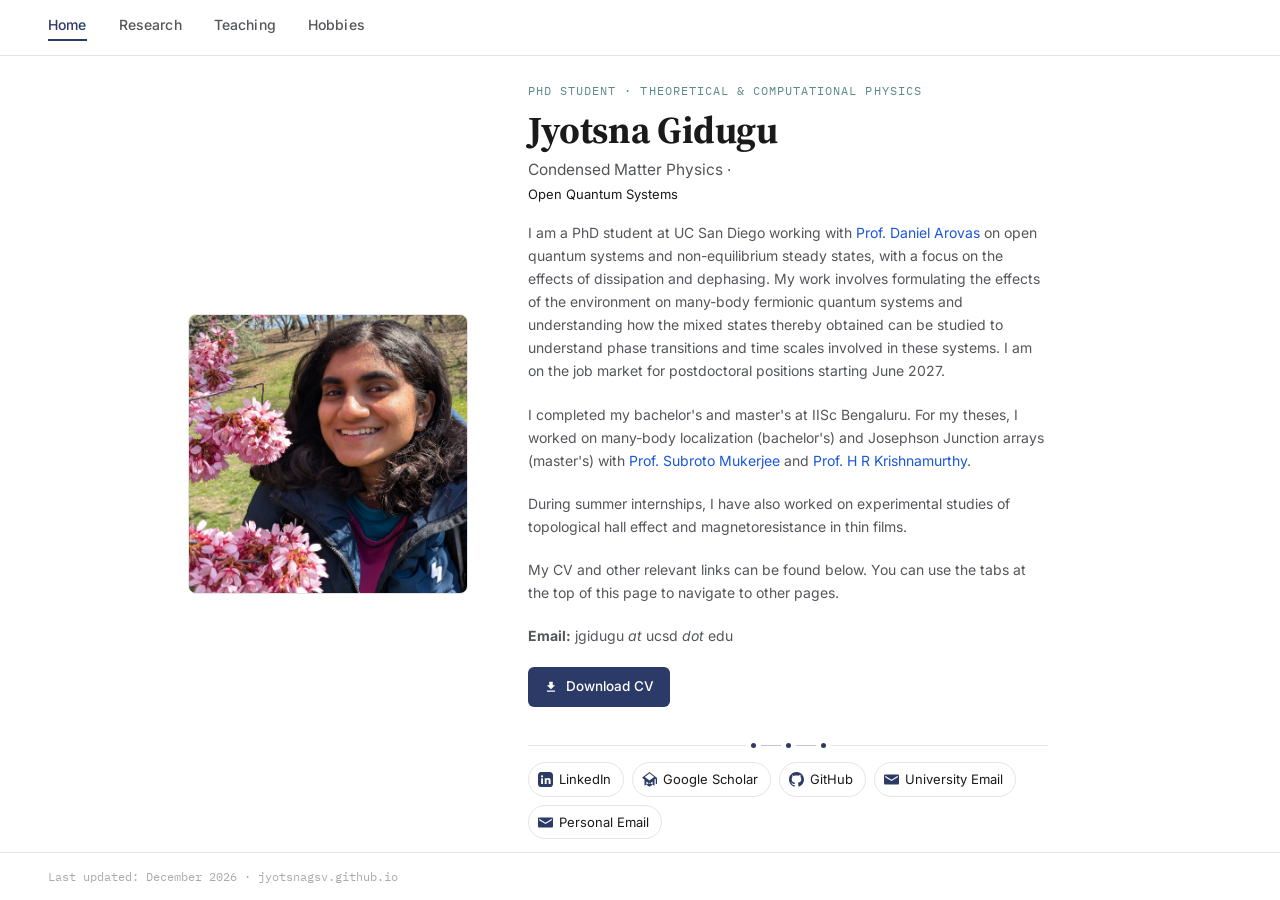
<file: index.html>
<!DOCTYPE html>
<html lang="en">
<head>
<meta charset="UTF-8">
<meta name="viewport" content="width=device-width, initial-scale=1.0">
<title>Jyotsna G </title>
<link rel="preconnect" href="https://fonts.googleapis.com">
<link href="https://fonts.googleapis.com/css2?family=Source+Serif+4:opsz,wght@8..60,400;8..60,600;8..60,700&family=Inter:wght@400;500;600&family=IBM+Plex+Mono:wght@400;500&display=swap" rel="stylesheet">
<link rel="stylesheet" href="style.css">
<style>
  :root{
    --bg:#ffffff;
    --ink:#1a1a1a;
    --ink-soft:#54565c;
    --line:#e4e4e4;
    --accent:#2b3a67;
    --accent-soft:#5b8a87;
    --tag:#f4f5f8;
    --nav-h:56px;
  }
  *{box-sizing:border-box; margin:0; padding:0;}
  html,body{height:100%;}
  body{
    background:var(--bg);
    color:var(--ink);
    font-family:'Inter', sans-serif;
    line-height:1.6;
    display:flex;
    flex-direction:column;
  }
  

  /* ---- NAV ---- */
  nav{
    height:var(--nav-h);
    border-bottom:1px solid var(--line);
    display:flex;
    align-items:center;
    justify-content:space-between;
    padding:0 48px;
    position:sticky;
    top:0;
    background:#fff;
    z-index:10;
    flex-shrink:0;
  }
  .nav-brand{
    font-family:'IBM Plex Mono', monospace;
    font-size:13px;
    letter-spacing:.05em;
    color:var(--ink);
    font-weight:500;
  }
  .nav-links{display:flex; gap:32px;}
  .nav-links a{
    font-size:14px;
    font-weight:500;
    color:var(--ink-soft);
    letter-spacing:.01em;
    transition:color .15s;
    padding-bottom:3px;
    border-bottom:2px solid transparent;
  }
  .nav-links a:hover,
  .nav-links a.active{
    color:var(--accent);
    border-bottom-color:var(--accent);
  }

  /* ---- HOME LAYOUT ---- */
  .home-wrap{
    flex:1;
    display:flex;
    align-items:center;
    justify-content:center;
    padding:0 48px;
    max-width:1000px;
    margin:0 auto;
    width:100%;
    gap:60px;
  }

  /* Photo */
  .photo-col{flex-shrink:0;}
  .photo-frame{
    width:280px;
    height:280px;
    border-radius:8px;
    background:var(--tag);
    border:1px solid var(--line);
    display:flex;
    align-items:center;
    justify-content:center;
    overflow:hidden;
  }
  .photo-frame img{width:100%;height:100%;object-fit:cover;display:block;}
  .photo-frame .placeholder{
    text-align:center;
    color:#9a9a9a;
    font-family:'IBM Plex Mono', monospace;
    font-size:10px;
    padding:10px;
    line-height:1.7;
  }

  /* Text column */
  .text-col{flex:1; min-width:0;}
  .eyebrow{
    font-family:'IBM Plex Mono', monospace;
    font-size:11.5px;
    letter-spacing:.09em;
    text-transform:uppercase;
    color:var(--accent-soft);
    margin-bottom:8px;
    margin-top:14px;   
  }
  h1{
    font-family:'Source Serif 4', serif;
    font-weight:700;
    font-size:38px;
    letter-spacing:-0.01em;
    line-height:1.15;
    margin-bottom:6px;
  }
  .role{
    font-size:15.5px;
    color:var(--ink-soft);
    margin-bottom:16px;
    line-height:1.5;
  }
  .role span{color:var(--accent);}

  /* Bio */
  .bio{
    font-size:14px;
    color:var(--ink-soft);
    line-height:1.65;
    margin-bottom:20px;
    max-width:520px;
  }

  /* CV button */
  .btn{
    display:inline-flex;
    align-items:center;
    gap:8px;
    background:var(--accent);
    color:#fff;
    padding:9px 16px;
    border-radius:6px;
    font-size:13.5px;
    font-weight:500;
    margin-bottom:22px;
    white-space:nowrap;
    transition:background .15s;
  }
  .btn:hover{background:var(--accent-soft);color:#fff;}
  .btn svg{width:14px;height:14px;fill:#fff;}

  /* Pills */
  .links{display:flex;flex-wrap:wrap;gap:8px;}
  .link-pill{
    display:inline-flex;
    align-items:center;
    gap:6px;
    padding:6px 12px 6px 9px;
    border:1px solid var(--line);
    border-radius:20px;
    font-size:13px;
    color:var(--ink);
    background:#fff;
    transition:border-color .15s,background .15s;
  }
  .link-pill svg{width:15px;height:15px;flex-shrink:0;fill:var(--accent);}
  .link-pill:hover{border-color:var(--accent-soft);background:var(--tag);color:var(--ink);}

  /* Lattice divider — used as subtle HR between pill groups */
  .lattice-mini{
    display:flex;
    align-items:center;
    gap:0;
    margin:14px 0 14px;
    user-select:none;
    max-width:520px;
  }
  .lattice-mini .seg{flex:1;height:1px;background:var(--line);}
  .lattice-mini .site{width:5px;height:5px;border-radius:50%;background:var(--accent);margin:0 5px;flex-shrink:0;}
  .lattice-mini .bond{width:20px;height:1px;background:var(--accent);opacity:.3;}

  footer{
    border-top:1px solid var(--line);
    padding:14px 48px;
    font-size:12px;
    color:#aaa;
    font-family:'IBM Plex Mono',monospace;
    flex-shrink:0;
  }

  @media(max-width:700px){
    nav{padding:0 20px;}
    .home-wrap{flex-direction:column;padding:30px 20px;gap:28px;align-items:flex-start;}
    .photo-frame{width:160px;height:160px;}
    h1{font-size:28px;}
    footer{padding:14px 20px;}
  }
</style>
</head>
<body>

<div id="nav-placeholder"></div>
<script>
  fetch('nav.html')
    .then(res => res.text())
    .then(html => {
      document.getElementById('nav-placeholder').innerHTML = html;
      const current = location.pathname.split('/').pop() || 'index.html';
      document.querySelectorAll('.nav-links a').forEach(a => {
        if (a.getAttribute('href') === current) a.classList.add('active');
      });
    });
</script>

<div class="home-wrap">

  <!-- LEFT: Photo -->
  <div class="photo-col">
    <div class="photo-frame">
      <!-- Replace with: <img src="photo.jpg" alt="Your Name"> -->
      <img src="photo.jpg" alt="Jyotsna Gidugu">
    </div>
  </div>

  <!-- RIGHT: Text -->
  <div class="text-col">
    <p class="eyebrow">PhD Student · Theoretical &amp; Computational Physics</p>
    <h1>Jyotsna Gidugu</h1>
    <p class="role">Condensed Matter Physics ·<br>
      <span style="color:#1a1a1a; font-size:13px;"> Open Quantum Systems </span>
    </p>

    <p class="bio">
      I am a PhD student at UC San Diego working with <a href="https://profiles.ucsd.edu/daniel.arovas" target="_blank" rel="noopener">Prof. Daniel Arovas</a> on open quantum systems and non-equilibrium steady states,
      with a focus on the effects of dissipation and dephasing.
      My work involves formulating the effects of the environment on many-body fermionic quantum systems and understanding how the mixed states thereby obtained can be studied
      to understand phase transitions and time scales involved in these systems.
      I am on the job market for postdoctoral positions starting June 2027.
    </p>

    <p class="bio">
      I completed my bachelor's and master's at IISc Bengaluru. For my theses, I worked on many-body localization (bachelor's) and Josephson Junction arrays (master's) with <a href="https://physics.iisc.ac.in/~smukerjee/" target="_blank" rel="noopener">Prof. Subroto Mukerjee</a> and <a href="https://physics.iisc.ac.in/~hrkrish/" target="_blank" rel="noopener">Prof. H R Krishnamurthy</a>. 
    </p>

    <p class="bio">
      During summer internships, I have also worked on experimental studies of topological hall effect and magnetoresistance in thin films. 
    </p>

    <p class="bio">
      My CV and other relevant links can be found below. You can use the tabs at the top of this page to navigate to other pages.
    </p>

     <p class="bio">
      <strong>Email:</strong> jgidugu <em>at</em> ucsd <em>dot</em> edu
    </p>

    <a class="btn" href="cv_jyotsna_gidugu.pdf" target="_blank" rel="noopener">
      <svg viewBox="0 0 24 24"><path d="M19 9h-4v-6h-6v6h-4l7 7 7-7zm-14 9v2h14v-2h-14z"/></svg>
      Download CV
    </a>

    <div class="lattice-mini">
      <span class="seg"></span>
      <span class="site"></span><span class="bond"></span>
      <span class="site"></span><span class="bond"></span>
      <span class="site"></span>
      <span class="seg"></span>
    </div>

    <div class="links">
      <a class="link-pill" href="https://www.linkedin.com/in/jyotsna-gidugu" target="_blank" rel="noopener">
        <svg viewBox="0 0 24 24"><path d="M19 0h-14c-2.76 0-5 2.24-5 5v14c0 2.76 2.24 5 5 5h14c2.76 0 5-2.24 5-5v-14c0-2.76-2.24-5-5-5zm-11 19h-3v-9h3v9zm-1.5-10.28c-.97 0-1.75-.79-1.75-1.76s.78-1.75 1.75-1.75 1.75.78 1.75 1.75-.78 1.76-1.75 1.76zm13.5 10.28h-3v-4.5c0-1.07-.02-2.45-1.5-2.45-1.5 0-1.73 1.17-1.73 2.38v4.57h-3v-9h2.88v1.23h.04c.4-.76 1.38-1.56 2.84-1.56 3.04 0 3.6 2 3.6 4.59v4.74z"/></svg>
        LinkedIn
      </a>
      <a class="link-pill" href="https://scholar.google.com/citations?user=XAgdUK8AAAAJ" target="_blank" rel="noopener">
        <svg viewBox="0 0 24 24"><path d="M12 0l-12 9 4 3.1v9.9l8-4.8 8 4.8v-9.9l2-1.6v8.5h2v-9.6l-12-9.4zm0 13.5l-7.5-5.7 7.5-5.7 7.5 5.7-7.5 5.7zm-5 1.5l5 3.8 5-3.8v5.5l-5 3-5-3v-5.5z"/></svg>
        Google Scholar
      </a>
      <a class="link-pill" href="https://github.com/jyotsnagsv" target="_blank" rel="noopener">
        <svg viewBox="0 0 24 24"><path d="M12 0c-6.63 0-12 5.37-12 12 0 5.3 3.44 9.8 8.21 11.39.6.11.82-.26.82-.58 0-.29-.01-1.04-.02-2.04-3.34.73-4.04-1.61-4.04-1.61-.55-1.39-1.34-1.76-1.34-1.76-1.09-.75.08-.73.08-.73 1.21.08 1.84 1.24 1.84 1.24 1.07 1.84 2.81 1.3 3.49.99.11-.78.42-1.31.76-1.61-2.67-.3-5.47-1.34-5.47-5.93 0-1.31.47-2.38 1.24-3.22-.12-.31-.54-1.52.12-3.18 0 0 1.01-.32 3.3 1.23.96-.27 1.98-.4 3-.41 1.02.01 2.04.14 3 .41 2.29-1.55 3.3-1.23 3.3-1.23.66 1.66.24 2.87.12 3.18.77.84 1.24 1.91 1.24 3.22 0 4.61-2.81 5.63-5.49 5.92.43.37.81 1.1.81 2.22 0 1.6-.01 2.89-.01 3.29 0 .32.22.69.83.58 4.76-1.6 8.2-6.1 8.2-11.39 0-6.63-5.37-12-12-12z"/></svg>
        GitHub
      </a>
      <a class="link-pill" href="mailto:jgidugu@ucsd.edu">
        <svg viewBox="0 0 24 24"><path d="M22 4h-20c-1.1 0-2 .9-2 2v12c0 1.1.9 2 2 2h20c1.1 0 2-.9 2-2v-12c0-1.1-.9-2-2-2zm0 4.236l-10 6.25-10-6.25v-2.236l10 6.25 10-6.25v2.236z"/></svg>
        University Email
      </a>
      <a class="link-pill" href="mailto:jyotsnagsv@gmail.com">
        <svg viewBox="0 0 24 24"><path d="M22 4h-20c-1.1 0-2 .9-2 2v12c0 1.1.9 2 2 2h20c1.1 0 2-.9 2-2v-12c0-1.1-.9-2-2-2zm0 4.236l-10 6.25-10-6.25v-2.236l10 6.25 10-6.25v2.236z"/></svg>
        Personal Email
      </a>
    </div>
  </div>

</div>

<footer>Last updated: <span id="last-updated"></span> · jyotsnagsv.github.io</footer>
<script>
  document.getElementById('last-updated').textContent =
    new Date(document.lastModified).toLocaleDateString('en-US', { year: 'numeric', month: 'long' });
</script>

</body>
</html>
</file>
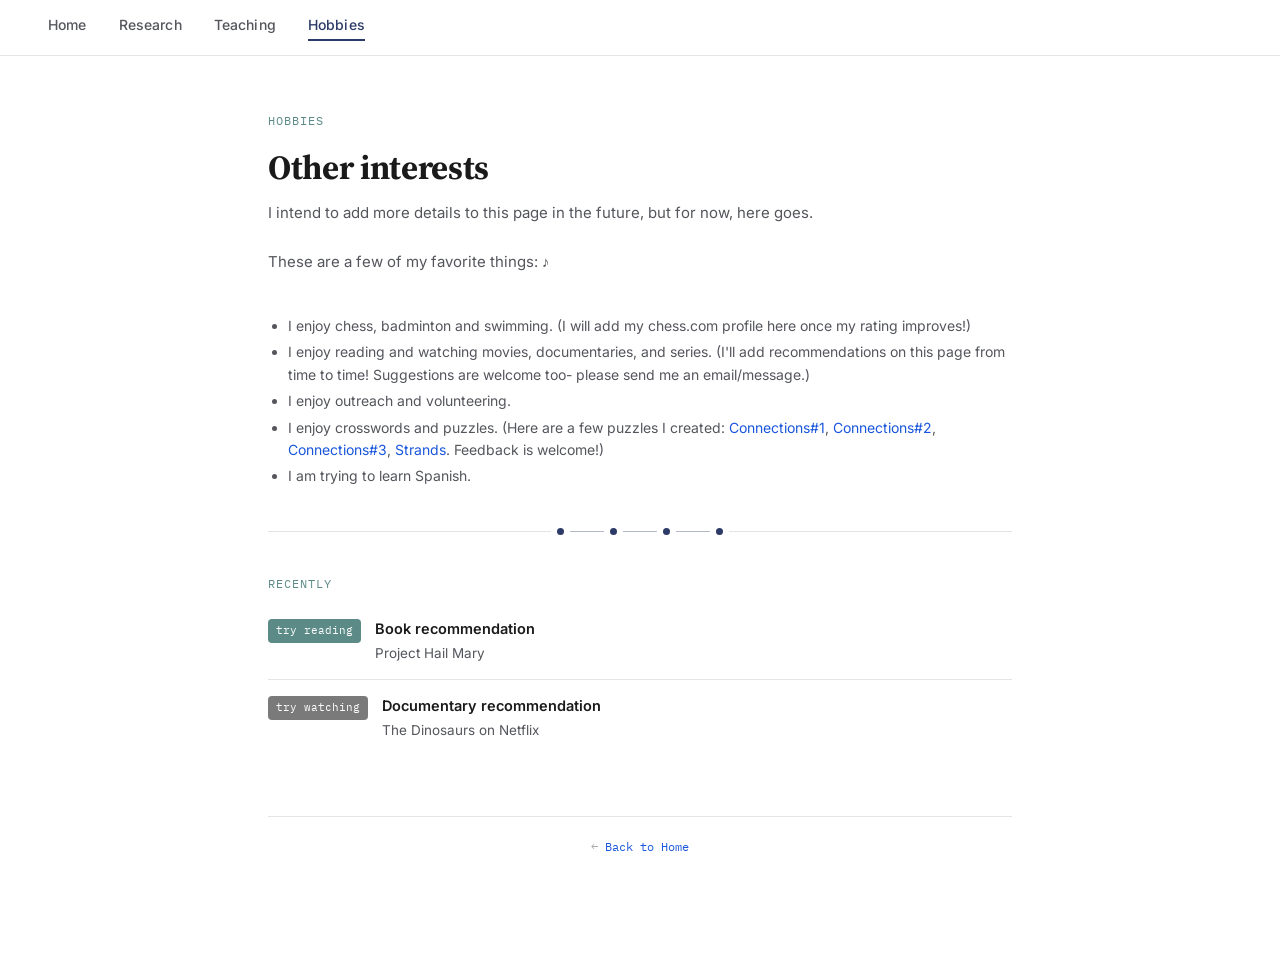
<file: hobbies.html>
<!DOCTYPE html>
<html lang="en">
<head>
<meta charset="UTF-8">
<meta name="viewport" content="width=device-width, initial-scale=1.0">
<title>Hobbies</title>
<link rel="preconnect" href="https://fonts.googleapis.com">
<link href="https://fonts.googleapis.com/css2?family=Source+Serif+4:opsz,wght@8..60,400;8..60,600;8..60,700&family=Inter:wght@400;500;600&family=IBM+Plex+Mono:wght@400;500&display=swap" rel="stylesheet">
<link rel="stylesheet" href="style.css">
<style>
  :root{
    --bg:#ffffff; --ink:#1a1a1a; --ink-soft:#54565c;
    --line:#e4e4e4; --accent:#2b3a67; --accent-soft:#5b8a87; --tag:#f4f5f8;
    --nav-h:56px;
  }
  *{box-sizing:border-box;margin:0;padding:0;}
  body{background:var(--bg);color:var(--ink);font-family:'Inter',sans-serif;line-height:1.6;}


  nav{height:var(--nav-h);border-bottom:1px solid var(--line);display:flex;align-items:center;
    justify-content:space-between;padding:0 48px;position:sticky;top:0;background:#fff;z-index:10;}
  .nav-brand{font-family:'IBM Plex Mono',monospace;font-size:13px;letter-spacing:.05em;color:var(--ink);font-weight:500;}
  .nav-links{display:flex;gap:32px;}
  .nav-links a{font-size:14px;font-weight:500;color:var(--ink-soft);letter-spacing:.01em;
    padding-bottom:3px;border-bottom:2px solid transparent;transition:color .15s;}
  .nav-links a:hover,.nav-links a.active{color:var(--accent);border-bottom-color:var(--accent);}

  .wrap{max-width:800px;margin:0 auto;padding:56px 28px 100px;}

  .page-eyebrow{font-family:'IBM Plex Mono',monospace;font-size:11.5px;letter-spacing:.09em;
    text-transform:uppercase;color:var(--accent-soft);margin-bottom:10px;}
  h1{font-family:'Source Serif 4',serif;font-weight:700;font-size:34px;letter-spacing:-0.01em;margin-bottom:6px;}
  .page-intro{color:var(--ink-soft);font-size:15px;margin-bottom:40px;max-width:580px;line-height:1.65;}

  .lattice{display:flex;align-items:center;margin:40px 0;user-select:none;}
  .lattice .seg{flex:1;height:1px;background:var(--line);}
  .lattice .site{width:7px;height:7px;border-radius:50%;background:var(--accent);margin:0 6px;flex-shrink:0;}
  .lattice .bond{width:34px;height:1px;background:var(--accent);opacity:.35;}

  /* Hobby grid */
  .hobby-grid{display:grid;grid-template-columns:repeat(auto-fill,minmax(220px,1fr));gap:16px;margin-bottom:16px;}
  .hobby-card{
    border:1px solid var(--line);border-radius:8px;padding:20px 18px;
    background:#fff;transition:border-color .15s,background .15s;
  }
  .hobby-card:hover{border-color:var(--accent-soft);background:var(--tag);}
  .hobby-icon{font-size:26px;margin-bottom:10px;line-height:1;}
  .hobby-card h3{font-size:15px;font-weight:600;color:var(--ink);margin-bottom:5px;}
  .hobby-card p{font-size:13.5px;color:var(--ink-soft);margin:0;line-height:1.55;}

  /* Currently reading / watching */
  .shelf{margin-top:8px;}
  .shelf-item{
    display:flex;gap:14px;align-items:flex-start;
    border-bottom:1px solid var(--line);padding:14px 0;
  }
  .shelf-item:last-child{border-bottom:none;}
  .shelf-badge{
    font-family:'IBM Plex Mono',monospace;font-size:11px;color:#fff;
    background:var(--accent);padding:3px 8px;border-radius:4px;flex-shrink:0;margin-top:2px;
    white-space:nowrap;
  }
  .shelf-badge.reading{background:var(--accent-soft);}
  .shelf-item h4{font-size:14.5px;font-weight:600;color:var(--ink);margin-bottom:3px;}
  .shelf-item p{font-size:13.5px;color:var(--ink-soft);margin:0;}

  footer{margin-top:60px;padding-top:20px;border-top:1px solid var(--line);
    font-size:12px;color:#aaa;text-align:center;font-family:'IBM Plex Mono',monospace;}

  @media(max-width:600px){nav{padding:0 18px;}.nav-brand{display:none;}
    .wrap{padding:36px 18px 70px;}h1{font-size:26px;}}
</style>
</head>
<body>

<div id="nav-placeholder"></div>
<script>
  fetch('nav.html')
    .then(res => res.text())
    .then(html => {
      document.getElementById('nav-placeholder').innerHTML = html;
      const current = location.pathname.split('/').pop() || 'index.html';
      document.querySelectorAll('.nav-links a').forEach(a => {
        if (a.getAttribute('href') === current) a.classList.add('active');
      });
    });
</script>

<div class="wrap">
  <p class="page-eyebrow">Hobbies</p>
  <h1>Other interests</h1>
  <p class="page-intro">
    I intend to add more details to this page in the future, but for now, here goes.
    <br><br>
    These are a few of my favorite things: &#9834;
     <ul>
        <li>I enjoy chess, badminton and swimming. (I will add my chess.com profile here once my rating improves!) </li>
        <li>I enjoy reading and watching movies, documentaries, and series.  (I'll add recommendations on this page from time to time! Suggestions are welcome too- please send me an email/message.)</li>
        <li>I enjoy outreach and volunteering. </li>
        <li>I enjoy crosswords and puzzles. (Here are a few puzzles I created: <a href="https://connections.swellgarfo.com/game/-OA4XK5uA7-3u2wQhucq" target="_blank" rel="noopener">Connections#1</a>, <a href="https://connections.swellgarfo.com/game/-OEWAv1EGh3f1pwHDRqt" target="_blank" rel="noopener">Connections#2</a>, <a href="https://connections.swellgarfo.com/game/-OT5b678F5v8iUVvq1sK" target="_blank" rel="noopener">Connections#3</a>, <a href="https://customstrandsnyt.com/profile/jyotsnagsv27873/" target="_blank" rel="noopener">Strands</a>. Feedback is welcome!)</li>
        <li>I am trying to learn Spanish. </li>        
      </ul>
  </p>

  <!-- Hobby cards -->
   <!--
  <div class="hobby-grid">
    <div class="hobby-card">
      <div class="hobby-icon">🥾</div>
      <h3>Hiking</h3>
      <p>Favourite trails, national parks visited, or anything specific you enjoy about being outdoors.</p>
    </div>
    <div class="hobby-card">
      <div class="hobby-icon">♟️</div>
      <h3>Chess</h3>
      <p>Online handle, rough rating, or anything specific — tournaments, endgame studies, favourite opening.</p>
    </div>
    <div class="hobby-card">
      <div class="hobby-icon">📷</div>
      <h3>Photography</h3>
      <p>Landscape, street, astrophotography — whatever you shoot. Link a gallery if you have one.</p>
    </div>
    <div class="hobby-card">
      <div class="hobby-icon">🍳</div>
      <h3>Cooking</h3>
      <p>Favourite cuisine, a dish you've mastered, or a recipe obsession.</p>
    </div>
    <div class="hobby-card">
      <div class="hobby-icon">🏃</div>
      <h3>Running</h3>
      <p>Weekly mileage, a race you've run, or a long-term goal.</p>
    </div>
    <div class="hobby-card">
      <div class="hobby-icon">🎵</div>
      <h3>Music</h3>
      <p>Instrument, genres, concerts — whatever fits your actual relationship with music.</p>
    </div>
  </div>
  -->
  <div class="lattice">
    <span class="seg"></span><span class="site"></span><span class="bond"></span>
    <span class="site"></span><span class="bond"></span><span class="site"></span>
    <span class="bond"></span><span class="site"></span><span class="seg"></span>
  </div>

  <!-- Currently reading shelf -->
  <p class="page-eyebrow" style="margin-top:0;">Recently</p>

  <div class="shelf">
    <div class="shelf-item">
      <span class="shelf-badge reading">try reading</span>
      <div>
        <h4>Book recommendation</h4>
        <p>Project Hail Mary</p>
      </div>
    </div>
    
    <div class="shelf-item">
      <span class="shelf-badge" style="background:#7a7a7a;">try watching</span>
      <div>
        <h4>Documentary recommendation</h4>
        <p>The Dinosaurs on Netflix</p>
      </div>
    </div>
    
  </div>

  <footer>← <a href="index.html">Back to Home</a></footer>
</div>

</body>
</html>
</file>
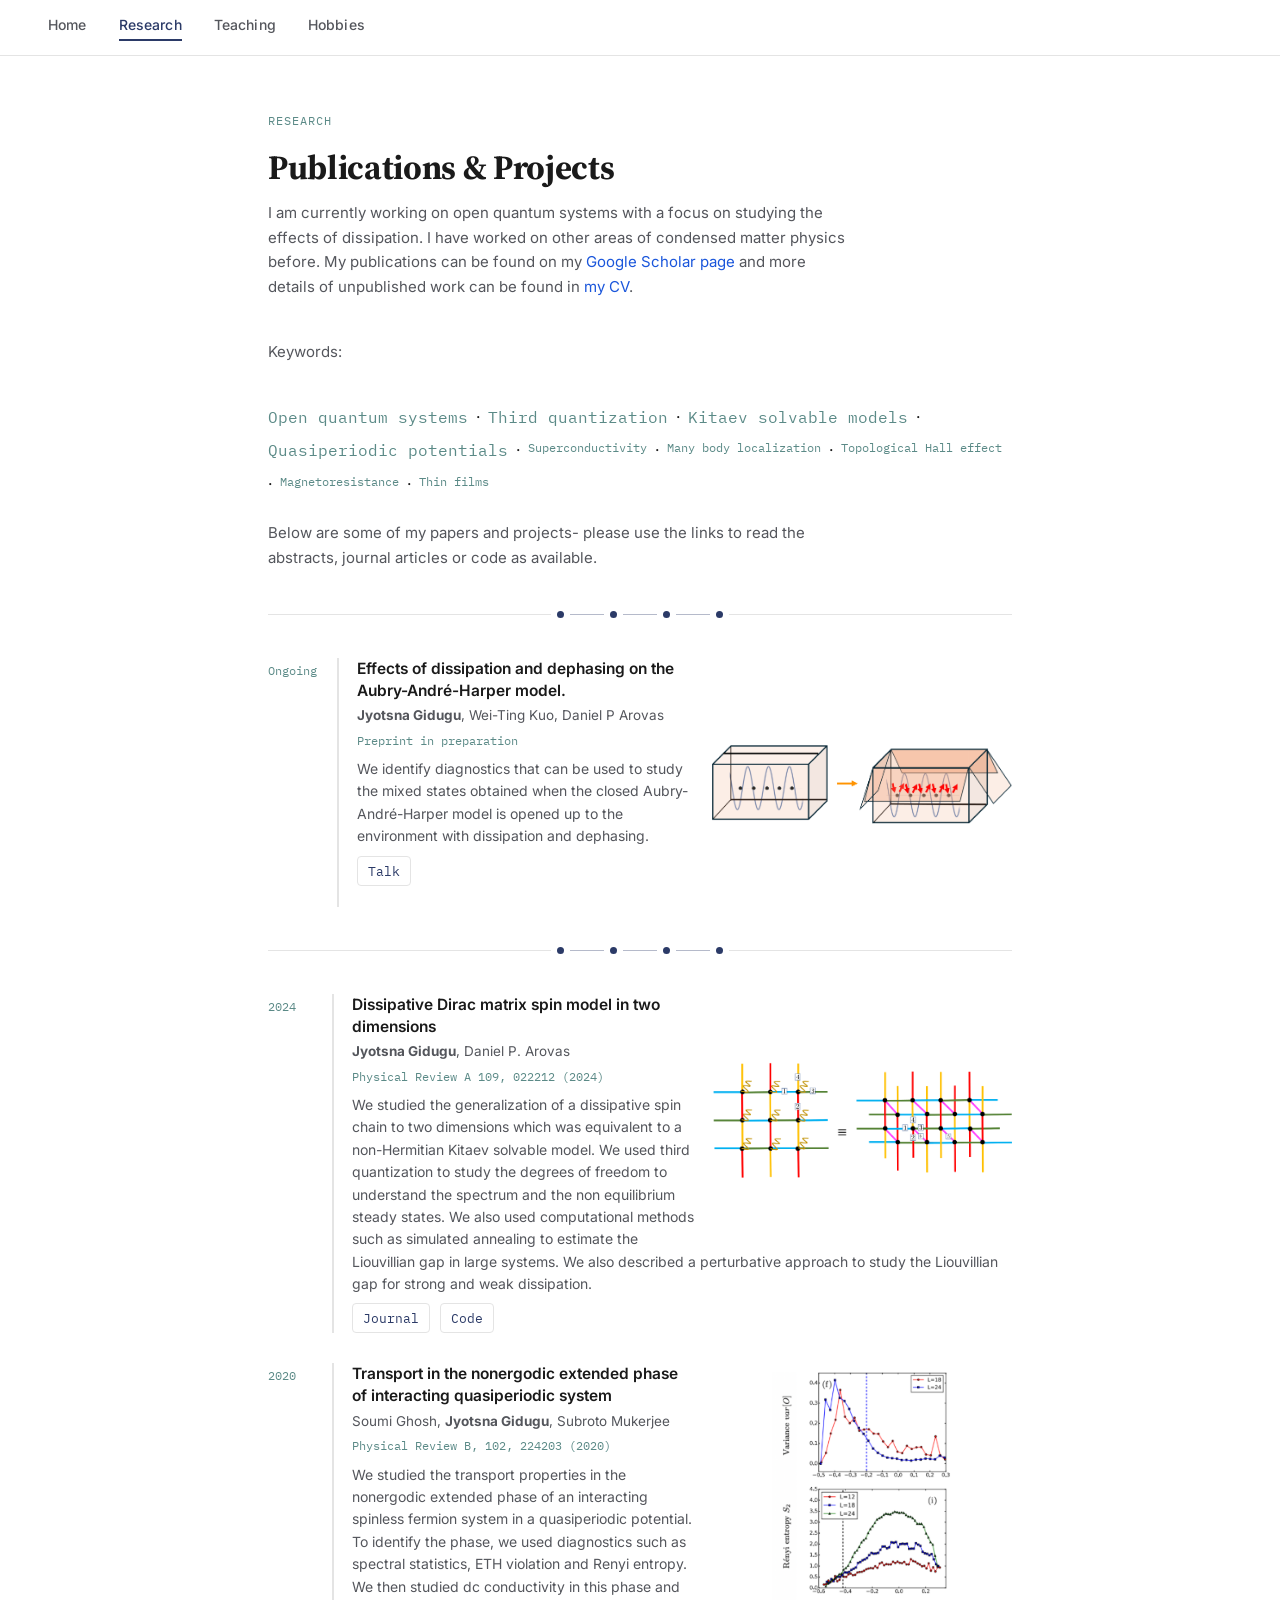
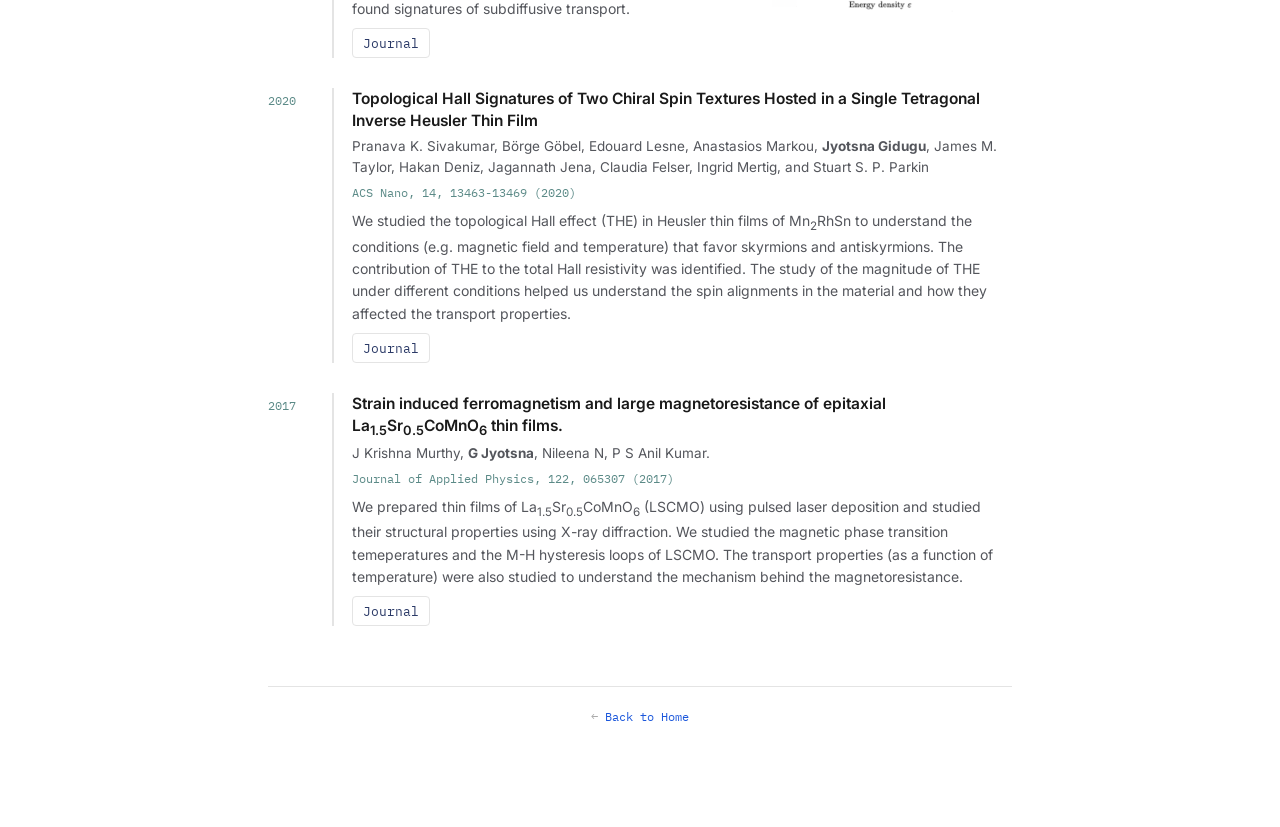
<file: research.html>
<!DOCTYPE html>
<html lang="en">
<head>
<meta charset="UTF-8">
<meta name="viewport" content="width=device-width, initial-scale=1.0">
<title>Research </title>
<link rel="preconnect" href="https://fonts.googleapis.com">
<link href="https://fonts.googleapis.com/css2?family=Source+Serif+4:opsz,wght@8..60,400;8..60,600;8..60,700&family=Inter:wght@400;500;600&family=IBM+Plex+Mono:wght@400;500&display=swap" rel="stylesheet">
<link rel="stylesheet" href="style.css">
<style>
  :root{
    --bg:#ffffff; --ink:#1a1a1a; --ink-soft:#54565c;
    --line:#e4e4e4; --accent:#2b3a67; --accent-soft:#5b8a87; --tag:#f4f5f8;
    --nav-h:56px;
  }
  *{box-sizing:border-box;margin:0;padding:0;}
  body{background:var(--bg);color:var(--ink);font-family:'Inter',sans-serif;line-height:1.6;}
 

  nav{height:var(--nav-h);border-bottom:1px solid var(--line);display:flex;align-items:center;
    justify-content:space-between;padding:0 48px;position:sticky;top:0;background:#fff;z-index:10;}
  .nav-brand{font-family:'IBM Plex Mono',monospace;font-size:13px;letter-spacing:.05em;color:var(--ink);font-weight:500;}
  .nav-links{display:flex;gap:32px;}
  .nav-links a{font-size:14px;font-weight:500;color:var(--ink-soft);letter-spacing:.01em;
    padding-bottom:3px;border-bottom:2px solid transparent;transition:color .15s;}
  .nav-links a:hover,.nav-links a.active{color:var(--accent);border-bottom-color:var(--accent);}

  .wrap{max-width:800px;margin:0 auto;padding:56px 28px 100px;}

  .page-eyebrow{font-family:'IBM Plex Mono',monospace;font-size:11.5px;letter-spacing:.09em;
    text-transform:uppercase;color:var(--accent-soft);margin-bottom:10px;}
  h1{font-family:'Source Serif 4',serif;font-weight:700;font-size:34px;letter-spacing:-0.01em;margin-bottom:6px;}
  .page-intro{color:var(--ink-soft);font-size:15px;margin-bottom:40px;max-width:580px;line-height:1.65;}

  .lattice{display:flex;align-items:center;margin:40px 0;user-select:none;}
  .lattice .seg{flex:1;height:1px;background:var(--line);}
  .lattice .site{width:7px;height:7px;border-radius:50%;background:var(--accent);margin:0 6px;flex-shrink:0;}
  .lattice .bond{width:34px;height:1px;background:var(--accent);opacity:.35;}

  /* Publication / project cards */
  .pub{display:flex;gap:20px;margin-bottom:30px;align-items:flex-start;}
  .pub-year{
    font-family:'IBM Plex Mono',monospace;font-size:12px;color:var(--accent-soft);
    min-width:44px;padding-top:3px;flex-shrink:0;
  }
  .pub-body{flex:1;border-left:2px solid var(--line);padding-left:18px;}
  .pub-body h3{font-weight:600;font-size:15.5px;color:var(--ink);margin-bottom:4px;line-height:1.4;}
  .pub-body .authors{font-size:13.5px;color:var(--ink-soft);margin-bottom:4px;}
  .pub-body .venue{font-family:'IBM Plex Mono',monospace;font-size:12px;color:var(--accent-soft);margin-bottom:8px;}
  .pub-body p{font-size:14px;color:var(--ink-soft);margin-bottom:8px;}
  .pub-links{display:flex;gap:10px;flex-wrap:wrap;}
  .pub-link{font-size:12.5px;font-family:'IBM Plex Mono',monospace;padding:4px 10px;
    border:1px solid var(--line);border-radius:4px;color:var(--accent);
    transition:background .15s,border-color .15s;}
  .pub-link:hover{background:var(--tag);border-color:var(--accent-soft);}

  /* Publication images */
  .pub-img{
  width:300px;
  height:245px;
  flex-shrink:0;
  border-radius:6px;
  /* border:1px solid var(--line); */
  object-fit:contain;
  margin-top:4px;
  float:right;
  margin-left:16px;
  }

  /* Interest tags */
  .tags{display:flex;flex-wrap:wrap;gap:8px;margin-top:16px;}
  .tag{
  font-size:13px;
  color:var(--accent-soft);
  font-family:'IBM Plex Mono', monospace;
  background:none;
  border:none;
  padding:0;
  }

  footer{margin-top:60px;padding-top:20px;border-top:1px solid var(--line);
    font-size:12px;color:#aaa;text-align:center;font-family:'IBM Plex Mono',monospace;}

  @media(max-width:600px){nav{padding:0 18px;}.nav-brand{display:none;}
    .wrap{padding:36px 18px 70px;}h1{font-size:26px;}.pub{flex-direction:column;gap:4px;}}
</style>
</head>
<body>

<div id="nav-placeholder"></div>
<script>
  fetch('nav.html')
    .then(res => res.text())
    .then(html => {
      document.getElementById('nav-placeholder').innerHTML = html;
      const current = location.pathname.split('/').pop() || 'index.html';
      document.querySelectorAll('.nav-links a').forEach(a => {
        if (a.getAttribute('href') === current) a.classList.add('active');
      });
    });
</script>

<div class="wrap">
  <p class="page-eyebrow">Research</p>
  <h1>Publications &amp; Projects</h1>
  <p class="page-intro">
    I am currently working on open quantum systems with a focus on studying the effects of dissipation. I have worked on other areas of condensed matter physics before. My publications can be found on my <a href="https://scholar.google.com/citations?user=XAgdUK8AAAAJ" target="_blank" rel="noopener">Google Scholar page</a> and more details of unpublished work can be found in <a href="cv_jyotsna_gidugu.pdf" target="_blank" rel="noopener">my CV</a>.
  </p>

  <p class="page-intro">
   Keywords: <!-- The following are some keywords representative of my research: -->
  </p>

  <!-- ---- Research interests ---- -->
  <div class="tags">
    <span class="tag" style="font-size:16px;">Open quantum systems</span> ·
    <span class="tag" style="font-size:16px;">Third quantization</span> ·
    <span class="tag" style="font-size:16px;">Kitaev solvable models</span> ·
    <span class="tag" style="font-size:16px;">Quasiperiodic potentials</span> ·
    <span class="tag" style="font-size:12px;">Superconductivity</span> ·
    <span class="tag" style="font-size:12px;">Many body localization</span> ·
    <span class="tag" style="font-size:12px;">Topological Hall effect</span> ·
    <span class="tag" style="font-size:12px;">Magnetoresistance</span> ·
    <span class="tag" style="font-size:12px;">Thin films</span>
  </div>

  <p class="page-intro" style="margin-top:24px;">
    Below are some of my papers and projects- please use the links to read the abstracts, journal articles or code as available.
  </p>

  <div class="lattice">
    <span class="seg"></span><span class="site"></span><span class="bond"></span>
    <span class="site"></span><span class="bond"></span><span class="site"></span>
    <span class="bond"></span><span class="site"></span><span class="seg"></span>
  </div>

  <!-- ---- Ongoing project ---- -->
  <div class="pub">
    <span class="pub-year">Ongoing</span>
    <div class="pub-body">
      <img class="pub-img" src="open_aubry_andre.png" alt="brief description">
      <h3>Effects of dissipation and dephasing on the Aubry-André-Harper model.</h3>
      <p class="authors"><b>Jyotsna Gidugu</b>, Wei-Ting Kuo, Daniel P Arovas</p>
      <p class="venue">Preprint in preparation</p>
      <p>We identify diagnostics that can be used to study the mixed states obtained when the closed Aubry-André-Harper model is opened up to the environment with dissipation and dephasing.</p>
      <div class="pub-links">
        <a class="pub-link" href="https://meetings-archive.aps.org/smt/2025/mar-s29/6/" target="_blank" rel="noopener">Talk</a>
      </div>
    </div>
  </div>

  <div class="lattice">
    <span class="seg"></span><span class="site"></span><span class="bond"></span>
    <span class="site"></span><span class="bond"></span><span class="site"></span>
    <span class="bond"></span><span class="site"></span><span class="seg"></span>
  </div>

  <!-- ---- Paper 1 ---- -->
  <div class="pub">
    <span class="pub-year">2024</span>
    <div class="pub-body">
      <img class="pub-img" src="dirac_matrix_model.png" alt="brief description">
      <h3>Dissipative Dirac matrix spin model in two dimensions</h3>
      <p class="authors"><b>Jyotsna Gidugu</b>, Daniel P. Arovas</p>
      <p class="venue">Physical Review A 109, 022212 (2024)</p>
      <p>We studied the generalization of a dissipative spin chain to two dimensions which was equivalent to a non-Hermitian Kitaev solvable model. We used third quantization to study the degrees of freedom to understand the spectrum and the non equilibrium steady states. We also used computational methods such as simulated annealing to estimate the Liouvillian gap in large systems. We also described a perturbative approach to study the Liouvillian gap for strong and weak dissipation. </p>
      <div class="pub-links">
        <a class="pub-link" href="https://journals.aps.org/pra/abstract/10.1103/PhysRevA.109.022212" target="_blank" rel="noopener">Journal</a>
        <a class="pub-link" href="https://github.com/jyotsnagsv/Dirac-matrix-models" target="_blank" rel="noopener">Code</a>
      </div>
    </div>
  </div>

  <!-- ---- Paper 2 ---- -->
  <div class="pub">
    <span class="pub-year">2020</span>
    <div class="pub-body">
      <img class="pub-img" src="non_ergodic_extended.png" alt="brief description">
      <h3>Transport in the nonergodic extended phase of interacting quasiperiodic system</h3>
      <p class="authors">Soumi Ghosh, <b>Jyotsna Gidugu</b>, Subroto Mukerjee</p>
      <p class="venue">Physical Review B, 102, 224203 (2020)</p>
      <p>We studied the transport properties in the nonergodic extended phase of an interacting spinless fermion system in a quasiperiodic potential. To identify the phase, we used diagnostics such as spectral statistics, ETH violation and Renyi entropy. We then studied dc conductivity in this phase and found signatures of subdiffusive transport.</p>
      <div class="pub-links">
        <a class="pub-link" href="https://journals.aps.org/prb/abstract/10.1103/PhysRevB.102.224203" target="_blank" rel="noopener">Journal</a>
      </div>
    </div>
  </div>

  <!-- ---- Paper 3 ---- -->
  <div class="pub">
    <span class="pub-year">2020</span>
    <div class="pub-body">      
      <h3>Topological Hall Signatures of Two Chiral Spin Textures Hosted in a Single Tetragonal Inverse Heusler Thin Film</h3>
      <p class="authors">Pranava K. Sivakumar, Börge Göbel, Edouard Lesne, Anastasios Markou, <b>Jyotsna Gidugu</b>, James M. Taylor, Hakan Deniz, Jagannath Jena, Claudia Felser, Ingrid Mertig, and Stuart S. P. Parkin</p>
      <p class="venue">ACS Nano, 14, 13463-13469 (2020)</p>
      <p>We studied the topological Hall effect (THE) in Heusler thin films of Mn<sub>2</sub>RhSn to understand the conditions (e.g. magnetic field and temperature) that favor skyrmions and antiskyrmions. The contribution of THE to the total Hall resistivity was identified. The study of the magnitude of THE under different conditions helped us understand the spin alignments in the material and how they affected the transport properties. </p>
      <div class="pub-links">
        <a class="pub-link" href="https://pubs.acs.org/doi/10.1021/acsnano.0c05413" target="_blank" rel="noopener">Journal</a>
      </div>
    </div>
  </div>

  <!-- ---- Paper 4 ---- -->
  <div class="pub">
    <span class="pub-year">2017</span>
    <div class="pub-body">
      <h3>Strain induced ferromagnetism and large magnetoresistance of epitaxial La<sub>1.5</sub>Sr<sub>0.5</sub>CoMnO<sub>6</sub> thin films.</h3>
      <p class="authors">J Krishna Murthy, <b>G Jyotsna</b>, Nileena N, P S Anil Kumar. </p>
      <p class="venue">Journal of Applied Physics, 122, 065307 (2017)</p>
      <p> We prepared thin films of La<sub>1.5</sub>Sr<sub>0.5</sub>CoMnO<sub>6</sub> (LSCMO) using pulsed laser deposition and studied their structural properties using X-ray diffraction. We studied the magnetic phase transition temeperatures and the M-H hysteresis loops of LSCMO. The transport properties (as a function of temperature) were also studied to understand the mechanism behind the magnetoresistance. </p>
      <div class="pub-links">
        <a class="pub-link" href="https://doi.org/10.1063/1.4998521" target="_blank" rel="noopener">Journal</a>
      </div>
    </div>
  </div>

  
 

  <footer>← <a href="index.html">Back to Home</a></footer>
</div>

</body>
</html>
</file>
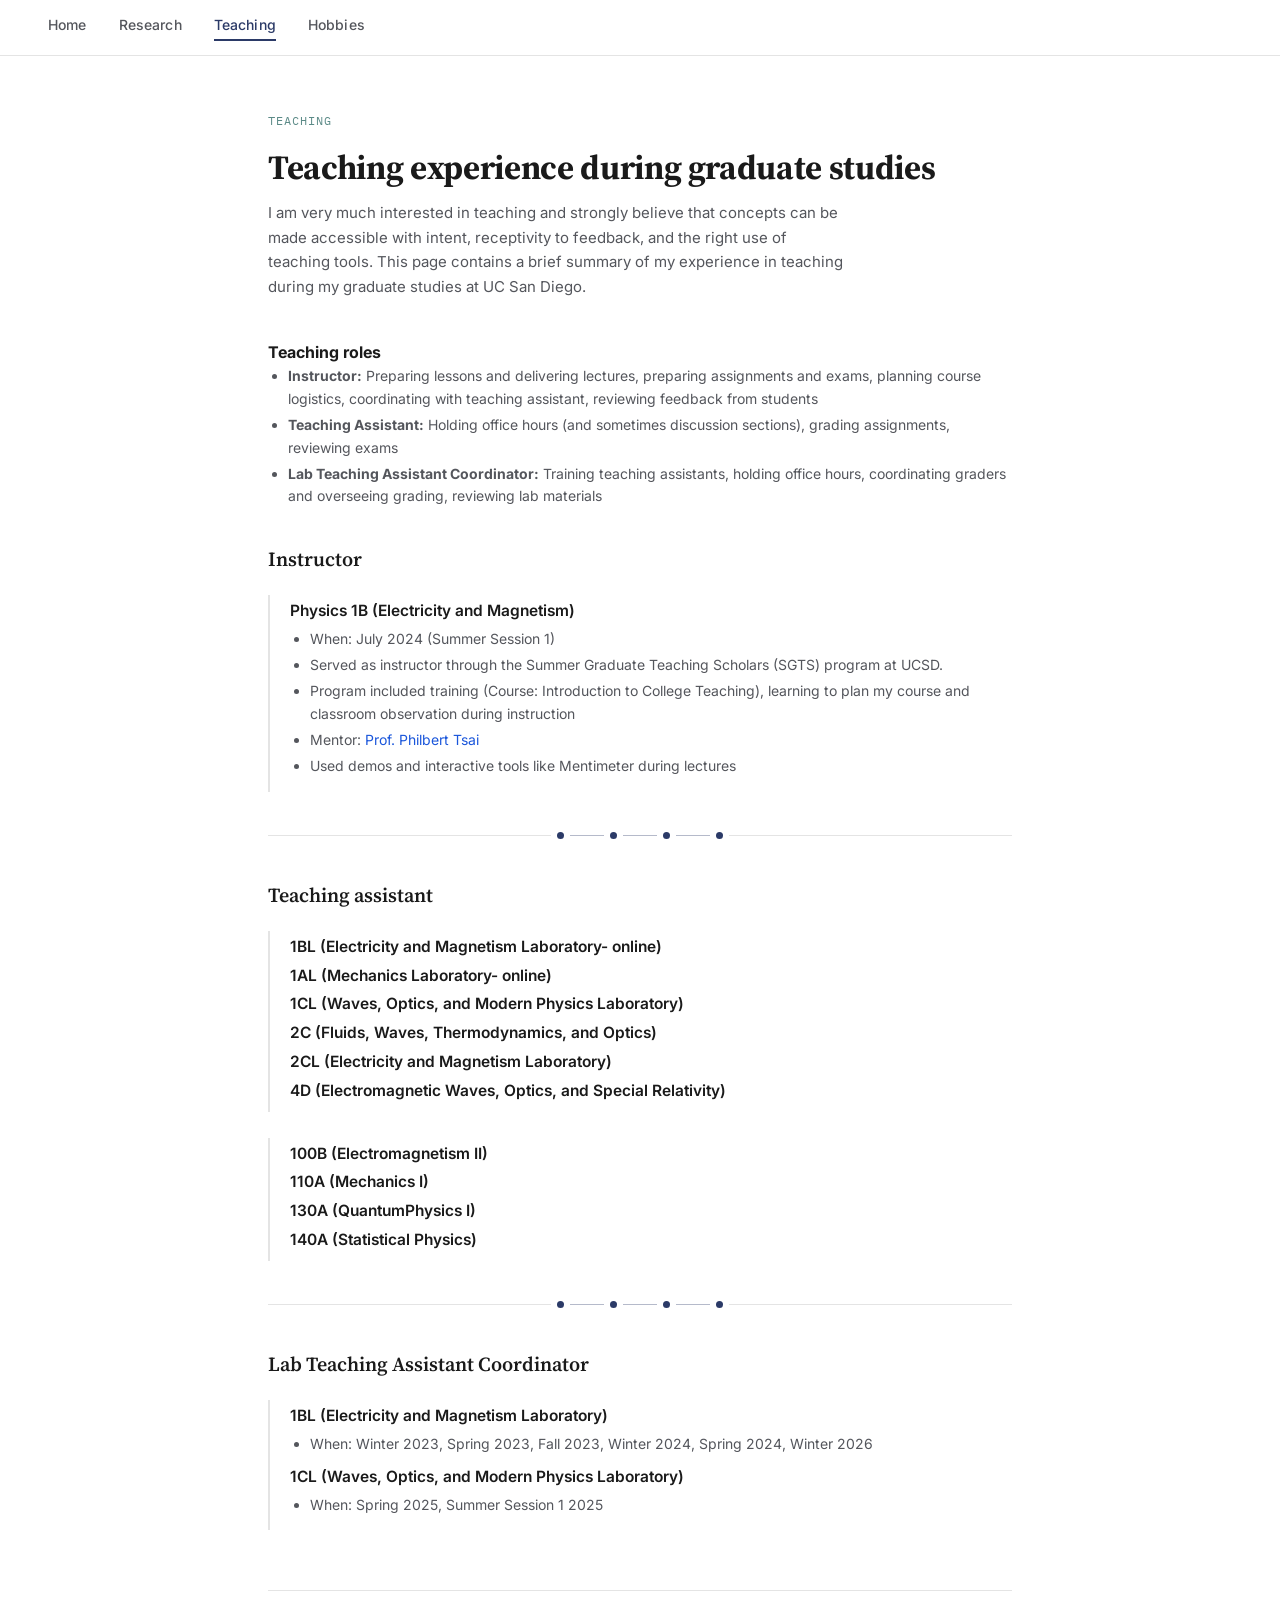
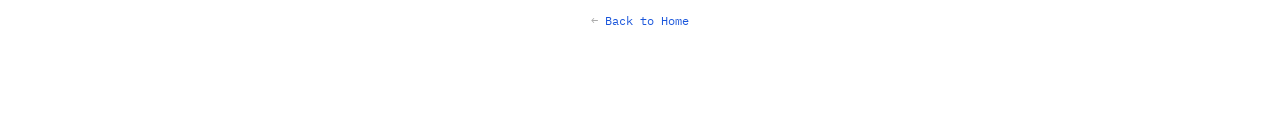
<file: teaching.html>
<!DOCTYPE html>
<html lang="en">
<head>
<meta charset="UTF-8">
<meta name="viewport" content="width=device-width, initial-scale=1.0">
<title>Teaching </title>
<link rel="preconnect" href="https://fonts.googleapis.com">
<link href="https://fonts.googleapis.com/css2?family=Source+Serif+4:opsz,wght@8..60,400;8..60,600;8..60,700&family=Inter:wght@400;500;600&family=IBM+Plex+Mono:wght@400;500&display=swap" rel="stylesheet">
<link rel="stylesheet" href="style.css">
<style>
  :root{
    --bg:#ffffff; --ink:#1a1a1a; --ink-soft:#54565c;
    --line:#e4e4e4; --accent:#2b3a67; --accent-soft:#5b8a87; --tag:#f4f5f8;
    --nav-h:56px;
  }
  *{box-sizing:border-box;margin:0;padding:0;}
  body{background:var(--bg);color:var(--ink);font-family:'Inter',sans-serif;line-height:1.6;}


  nav{height:var(--nav-h);border-bottom:1px solid var(--line);display:flex;align-items:center;
    justify-content:space-between;padding:0 48px;position:sticky;top:0;background:#fff;z-index:10;}
  .nav-brand{font-family:'IBM Plex Mono',monospace;font-size:13px;letter-spacing:.05em;color:var(--ink);font-weight:500;}
  .nav-links{display:flex;gap:32px;}
  .nav-links a{font-size:14px;font-weight:500;color:var(--ink-soft);letter-spacing:.01em;
    padding-bottom:3px;border-bottom:2px solid transparent;transition:color .15s;}
  .nav-links a:hover,.nav-links a.active{color:var(--accent);border-bottom-color:var(--accent);}

  .wrap{max-width:800px;margin:0 auto;padding:56px 28px 100px;}

  .page-eyebrow{font-family:'IBM Plex Mono',monospace;font-size:11.5px;letter-spacing:.09em;
    text-transform:uppercase;color:var(--accent-soft);margin-bottom:10px;}
  h1{font-family:'Source Serif 4',serif;font-weight:700;font-size:34px;letter-spacing:-0.01em;margin-bottom:6px;}
  .page-intro{color:var(--ink-soft);font-size:15px;margin-bottom:40px;max-width:580px;line-height:1.65;}

  .lattice{display:flex;align-items:center;margin:40px 0;user-select:none;}
  .lattice .seg{flex:1;height:1px;background:var(--line);}
  .lattice .site{width:7px;height:7px;border-radius:50%;background:var(--accent);margin:0 6px;flex-shrink:0;}
  .lattice .bond{width:34px;height:1px;background:var(--accent);opacity:.35;}

  h2{font-family:'Source Serif 4',serif;font-size:20px;font-weight:600;margin-bottom:20px;color:var(--ink);}

  .card{border-left:2px solid var(--line);padding:4px 0 4px 20px;margin-bottom:26px;}
  .card h3{font-weight:600;font-size:15.5px;color:var(--ink);margin-bottom:4px;}
  .card .when{font-family:'IBM Plex Mono',monospace;font-size:12px;color:var(--accent-soft);margin-bottom:6px;display:block;}
  .card p{font-size:14px;color:var(--ink-soft);margin-bottom:0;}
  .card .tag-inline{
    display:inline-block;margin-top:8px;font-size:12px;
    font-family:'IBM Plex Mono',monospace;padding:3px 9px;
    border-radius:10px;background:var(--tag);border:1px solid var(--line);color:var(--accent-soft);
  }

  /* Teaching philosophy block */
  .philosophy{
    background:var(--tag);border:1px solid var(--line);border-radius:8px;
    padding:22px 26px;margin-bottom:32px;
  }
  .philosophy p{font-size:14.5px;color:var(--ink-soft);margin-bottom:0;line-height:1.7;}

  footer{margin-top:60px;padding-top:20px;border-top:1px solid var(--line);
    font-size:12px;color:#aaa;text-align:center;font-family:'IBM Plex Mono',monospace;}

  @media(max-width:600px){nav{padding:0 18px;}.nav-brand{display:none;}
    .wrap{padding:36px 18px 70px;}h1{font-size:26px;}}
</style>
</head>
<body>

<div id="nav-placeholder"></div>
<script>
  fetch('nav.html')
    .then(res => res.text())
    .then(html => {
      document.getElementById('nav-placeholder').innerHTML = html;
      const current = location.pathname.split('/').pop() || 'index.html';
      document.querySelectorAll('.nav-links a').forEach(a => {
        if (a.getAttribute('href') === current) a.classList.add('active');
      });
    });
</script>

<div class="wrap">
  <p class="page-eyebrow">Teaching</p>
  <h1>Teaching experience during graduate studies</h1>
  <p class="page-intro">
    I am very much interested in teaching and strongly believe that concepts can be made accessible with intent, receptivity to feedback, and the right use of teaching tools.
    This page contains a brief summary of my experience in teaching during my graduate studies at UC San Diego. 
    <p><strong>Teaching roles</strong>  
      <ul>
        <li><b>Instructor:</b> Preparing lessons and delivering lectures, preparing assignments and exams, planning course logistics, coordinating with teaching assistant, reviewing feedback from students</li>
        <li><b>Teaching Assistant:</b> Holding office hours (and sometimes discussion sections), grading assignments, reviewing exams</li>
        <li><b>Lab Teaching Assistant Coordinator:</b> Training teaching assistants, holding office hours, coordinating graders and overseeing grading, reviewing lab materials</li>
      </ul>
    </p>
  </p>

  <!-- Teaching philosophy -->
  <!-- <div class="philosophy">
    <p>
      <strong>Summary of teaching roles</strong>
      <ul>
        <li><b>Instructor:</b> Preparing lessons and delivering lectures, preparing assignments and exams, planning course logistics, coordinating with teaching assistant, reviewing feedback from students</li>
        <li><b>Teaching Assistant:</b> Holding office hours (and sometimes discussion sections), grading assignments, reviewing exams</li>
        <li><b>Lab Teaching Assistant Coordinator:</b> Training teaching assistants, coordinating graders and overseeing grading, reviewing lab materials</li>
      </ul>
    </p>
  </div>-->

  

  <h2 style="margin-top:35px;">Instructor</h2>

  <div class="card">
    <!--  <span class="when">July 2024</span> -->
    <!--<span class="when">Physics- Lower division undergraduate courses</span>-->
    <h3>Physics 1B (Electricity and Magnetism)</h3>

    <p><!--Details:-->
      <ul>
        <li>When: July 2024 (Summer Session 1) </li>
        <li>Served as instructor through the Summer Graduate Teaching Scholars (SGTS) program at UCSD. </li>
        <li>Program included training (Course: Introduction to College Teaching), learning to plan my course and classroom observation during instruction</li>
        <li>Mentor: <a href="https://ptsai.physics.ucsd.edu/" target="_blank" rel="noopener">Prof. Philbert Tsai</a></li>
        <li>Used demos and interactive tools like Mentimeter during lectures</li>
        <!--<li>Lesson plan for lectures, quizzes and assignments: <a href="lesson_plan_updated_08_01_2024.pdf" target="_blank" rel="noopener">link</a></li>-->

        
      </ul>
    </p>
  </div>

  <div class="lattice">
    <span class="seg"></span><span class="site"></span><span class="bond"></span>
    <span class="site"></span><span class="bond"></span><span class="site"></span>
    <span class="bond"></span><span class="site"></span><span class="seg"></span>
  </div>

  <h2>Teaching assistant</h2>

  <div class="card">
    <!--<span class="when">Physics- Lower division undergraduate courses</span>-->
    <h3>1BL (Electricity and Magnetism Laboratory- online)</h3>
    <h3>1AL (Mechanics Laboratory- online)</h3>
    <h3>1CL (Waves, Optics, and Modern Physics Laboratory)</h3>
    <h3>2C (Fluids, Waves, Thermodynamics, and Optics)</h3>
    <h3>2CL (Electricity and Magnetism Laboratory)</h3>
    <h3>4D (Electromagnetic Waves, Optics, and Special Relativity)</h3>
    
    <!-- <p>Led weekly problem-solving sessions for ~40 undergraduates; held office hours;  
    designed and graded problem sets. <br>Course instructor: Prof. [Name].</p> -->
    <!-- <span class="tag-inline">Undergraduate</span> -->
  </div>

  <div class="card">
    <!--<span class="when">Physics- Upper division undergraduate courses</span>-->
    <h3>100B (Electromagnetism II)</h3>
    <h3>110A (Mechanics I)</h3>
    <h3>130A (QuantumPhysics I)</h3>
    <h3>140A (Statistical Physics)</h3>
  </div>

  
  <div class="lattice">
    <span class="seg"></span><span class="site"></span><span class="bond"></span>
    <span class="site"></span><span class="bond"></span><span class="site"></span>
    <span class="bond"></span><span class="site"></span><span class="seg"></span>
  </div>

  <h2>Lab Teaching Assistant Coordinator</h2>

  <div class="card">
    <!--<span class="when">Physics- Lower division undergraduate courses</span>-->
    <h3>1BL (Electricity and Magnetism Laboratory)</h3>
    <p>
      <ul>
        <li>When: Winter 2023, Spring 2023, Fall 2023, Winter 2024, Spring 2024, Winter 2026 </li>
      </ul>
    </p>
    <h3>1CL (Waves, Optics, and Modern Physics Laboratory)</h3>
    <p>
      <ul>
        <li>When: Spring 2025, Summer Session 1 2025 </li>
      </ul>
    </p>
    <!-- <span class="tag-inline">Research mentoring</span> -->
  </div>

  

  

  <footer>← <a href="index.html">Back to Home</a></footer>
</div>

</body>
</html>
</file>
<file: style.css>
/* ========================================
   Shared styles across all pages
   ======================================== */
 
/* ---- Links ---- */
a{color:#1a56db; text-decoration:none;}
a:hover{color:#1134a6;}
ul{padding-left:20px; margin-bottom:10px;}
li{margin-bottom:4px; color:var(--ink-soft); font-size:14px;}
</file>
